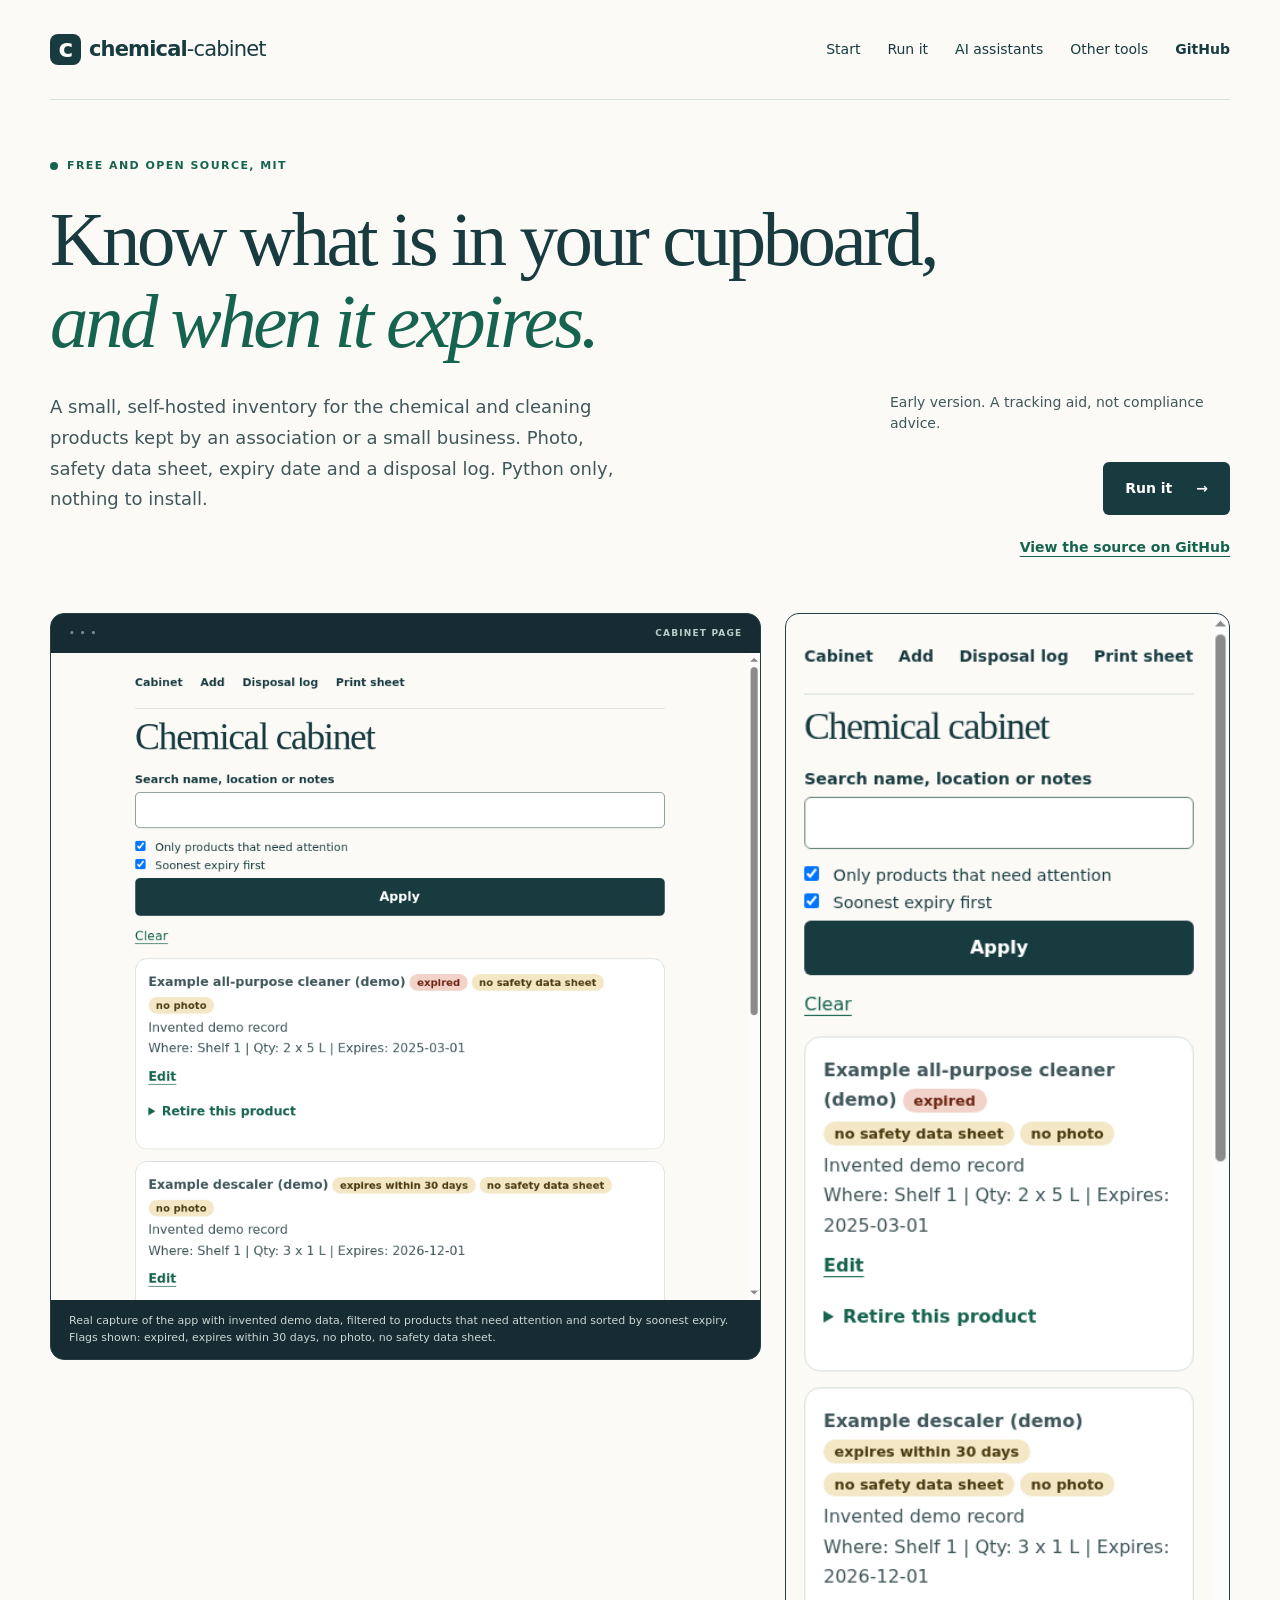
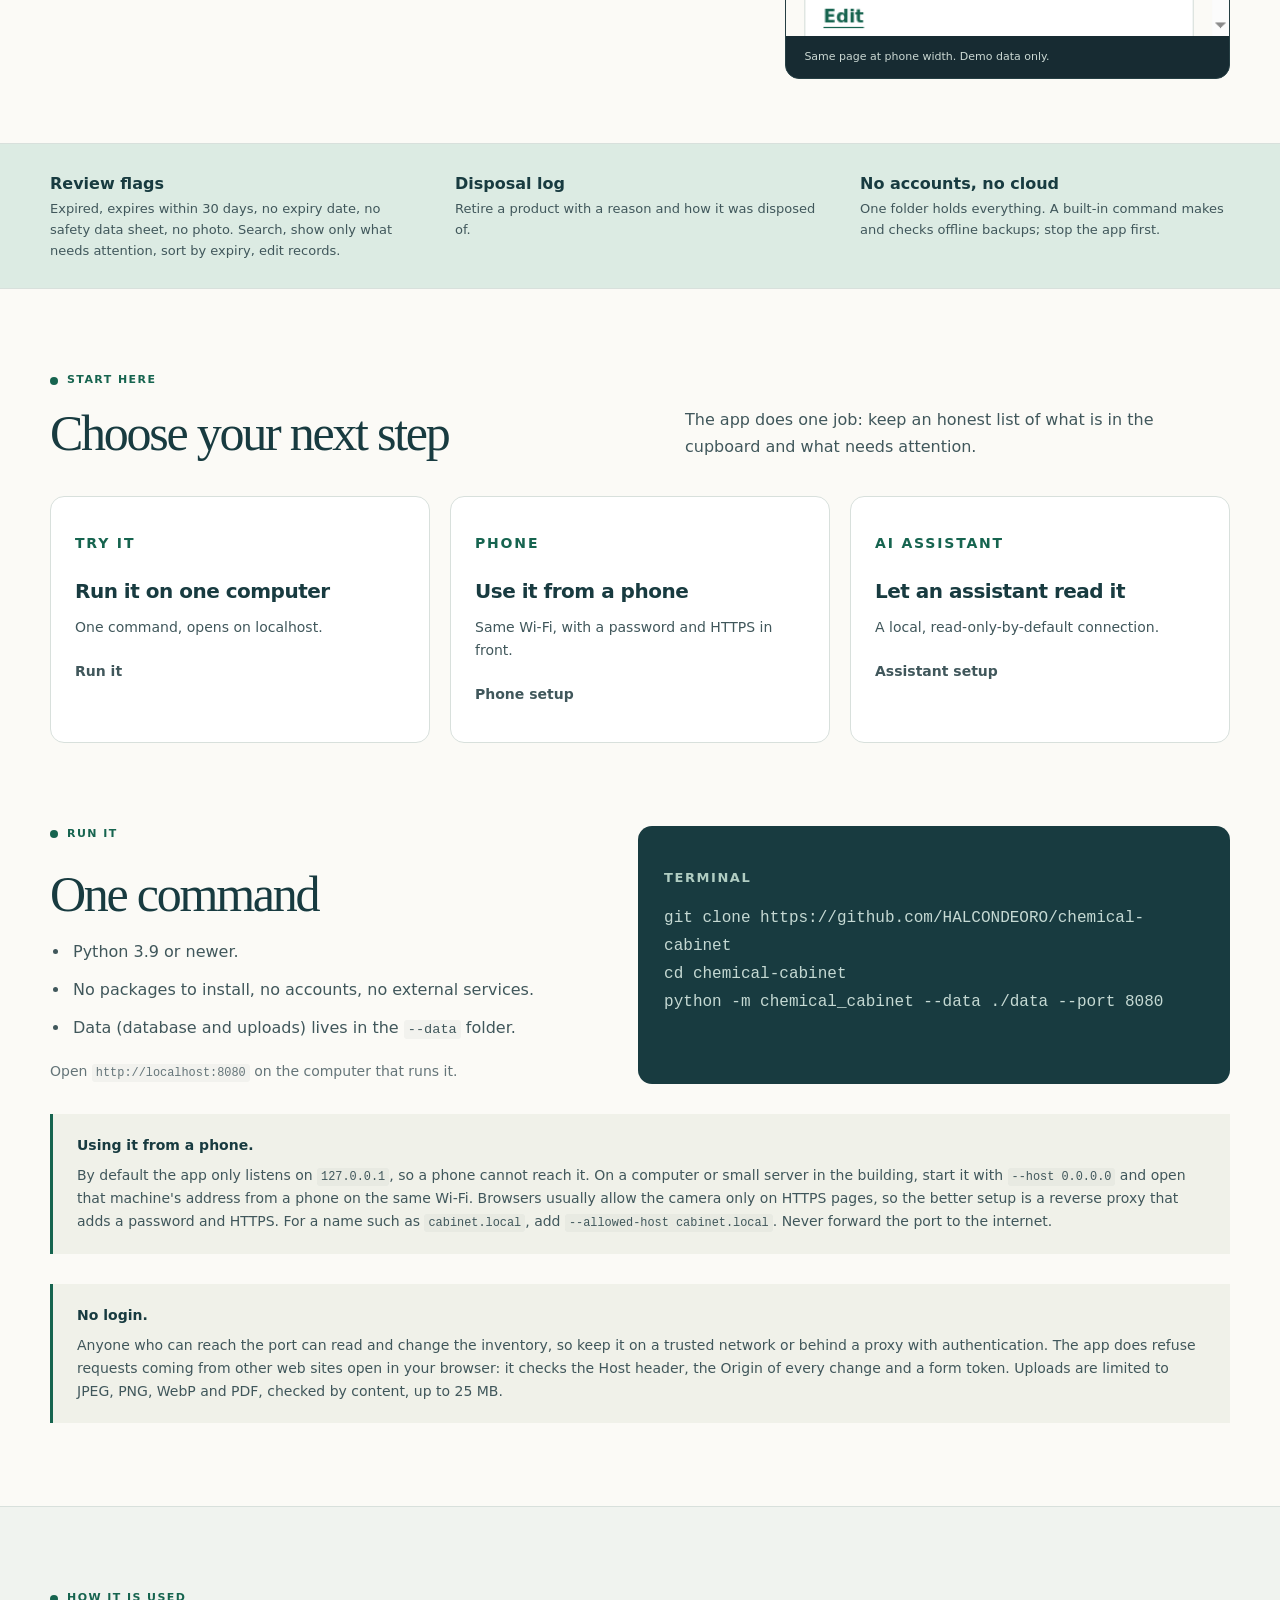
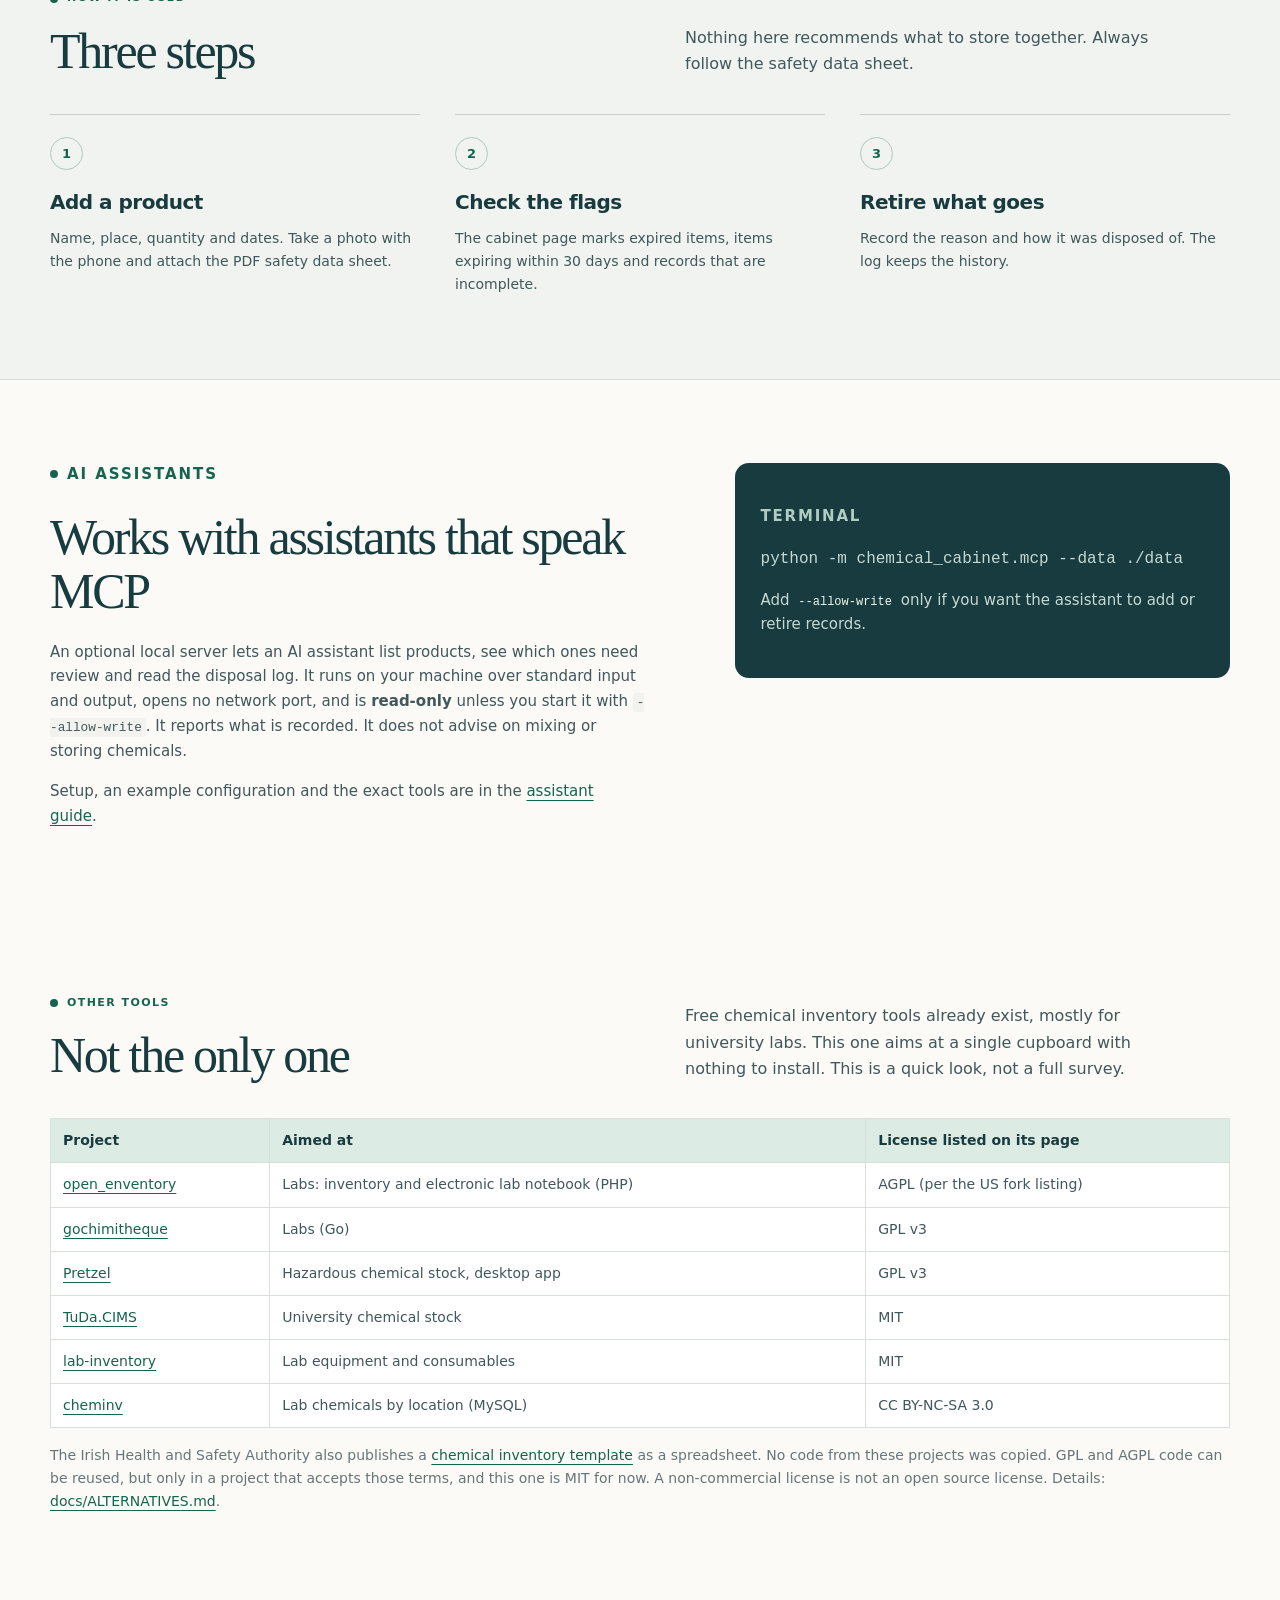
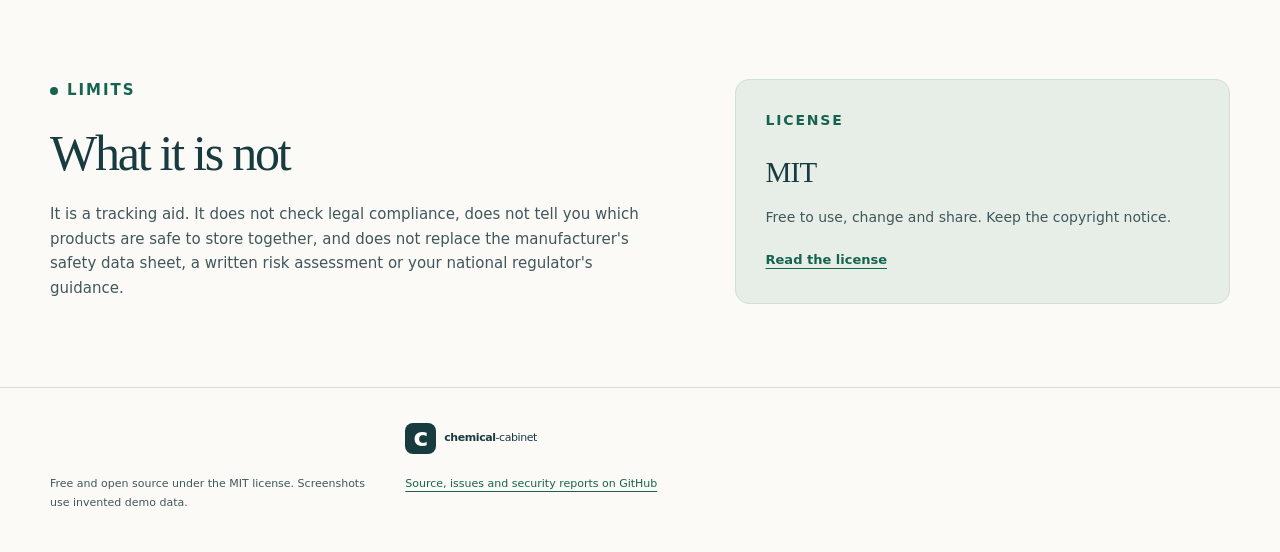
<file: docs/index.html>
<!doctype html>
<html lang="en">
<head>
<meta charset="utf-8">
<meta name="viewport" content="width=device-width, initial-scale=1">
<title>chemical-cabinet: a free inventory for your chemical cupboard</title>
<meta name="description" content="Free, self-hosted inventory for the chemical products in a cupboard: photos, safety data sheets, expiry checks and a disposal log. For associations and small businesses.">
<link rel="stylesheet" href="site/styles.css">
<style>.lead-hero{margin-top:42px;border-radius:var(--radius);overflow:hidden}.lead-hero img{display:block;width:100%;height:auto}.faces{display:grid;grid-template-columns:1.6fr 1fr;gap:24px;margin-top:42px;align-items:start}.faces figure{background:#172b32;border-radius:var(--radius);overflow:hidden;border:1px solid #263f44}.faces img{display:block;width:100%;height:auto}.faces figcaption{padding:12px 18px;color:#cbd8d3;font-size:11px;line-height:1.6}.table-wrap{overflow-x:auto}table{border-collapse:collapse;width:100%;font-size:14px;background:#fff}th,td{border:1px solid var(--line);padding:10px 12px;text-align:left;vertical-align:top}th{background:var(--mint);color:var(--ink)}@media(max-width:850px){.faces{grid-template-columns:1fr}}.brand-icon{margin-right:8px}</style>
</head>
<body>
<a class="skip" href="#start">Skip to content</a>
<div class="wrap">
<header class="header">
<a class="brand" href="#top"><span class="brand-icon">c</span>chemical<span class="brand-light">-cabinet</span></a>
<nav aria-label="Main"><a href="#start">Start</a><a href="#run">Run it</a><a href="#ai">AI assistants</a><a href="#others">Other tools</a><a class="repo" href="https://github.com/HALCONDEORO/chemical-cabinet">GitHub</a></nav>
</header>
<main id="top">
<section class="hero">
<p class="eyebrow"><span class="signal"></span>Free and open source, MIT</p>
<h1>Know what is in your cupboard, <em>and when it expires.</em></h1>
<div class="hero-bottom">
<p>A small, self-hosted inventory for the chemical and cleaning products kept by an association or a small business. Photo, safety data sheet, expiry date and a disposal log. Python only, nothing to install.</p>
<div class="hero-actions">
<p class="hero-status">Early version. A tracking aid, not compliance advice.</p>
<a class="button" href="#run">Run it <span aria-hidden="true">&rarr;</span></a>
<a class="text-link" href="https://github.com/HALCONDEORO/chemical-cabinet">View the source on GitHub</a>
</div>
</div>
<div class="faces">
<figure><div class="window-bar" style="display:flex;justify-content:space-between;padding:12px 18px;color:#b9cdc8;font-size:9px;letter-spacing:.13em;font-weight:650"><span style="letter-spacing:5px;color:#728d89">&bull;&bull;&bull;</span><span>CABINET PAGE</span></div><img src="assets/app-desktop.png" alt="The cabinet page in a desktop browser, filtered to products that need attention and sorted by expiry, with review flags on each demo product"><figcaption>Real capture of the app with invented demo data, filtered to products that need attention and sorted by soonest expiry. Flags shown: expired, expires within 30 days, no photo, no safety data sheet.</figcaption></figure>
<figure><img src="assets/app-mobile.png" alt="The cabinet page on a phone"><figcaption>Same page at phone width. Demo data only.</figcaption></figure>
</div>
</section>
</main>
</div>
<div class="summary-band"><div class="wrap summary">
<p><strong>Review flags</strong><span>Expired, expires within 30 days, no expiry date, no safety data sheet, no photo. Search, show only what needs attention, sort by expiry, edit records.</span></p>
<p><strong>Disposal log</strong><span>Retire a product with a reason and how it was disposed of.</span></p>
<p><strong>No accounts, no cloud</strong><span>One folder holds everything. A built-in command makes and checks offline backups; stop the app first.</span></p>
</div></div>
<div class="wrap">
<section class="section start-section" id="start">
<div class="section-head"><div><p class="eyebrow"><span class="signal"></span>Start here</p><h2>Choose your next step</h2></div><p>The app does one job: keep an honest list of what is in the cupboard and what needs attention.</p></div>
<div class="task-routes">
<a href="#run"><p class="eyebrow">Try it</p><h3>Run it on one computer</h3><p>One command, opens on localhost.</p><span class="text-link">Run it</span></a>
<a href="#phone"><p class="eyebrow">Phone</p><h3>Use it from a phone</h3><p>Same Wi-Fi, with a password and HTTPS in front.</p><span class="text-link">Phone setup</span></a>
<a href="#ai"><p class="eyebrow">AI assistant</p><h3>Let an assistant read it</h3><p>A local, read-only-by-default connection.</p><span class="text-link">Assistant setup</span></a>
</div>
</section>
<section class="section" id="run">
<div class="install-grid">
<div class="requirements"><p class="eyebrow"><span class="signal"></span>Run it</p><h2>One command</h2>
<ul><li>Python 3.9 or newer.</li><li>No packages to install, no accounts, no external services.</li><li>Data (database and uploads) lives in the <code>--data</code> folder.</li></ul>
<p class="muted">Open <code>http://localhost:8080</code> on the computer that runs it.</p></div>
<div class="terminal"><p class="terminal-title">TERMINAL</p><pre>git clone https://github.com/HALCONDEORO/chemical-cabinet
cd chemical-cabinet
python -m chemical_cabinet --data ./data --port 8080</pre></div>
</div>
<div class="note" id="phone"><strong>Using it from a phone.</strong>
<p>By default the app only listens on <code>127.0.0.1</code>, so a phone cannot reach it. On a computer or small server in the building, start it with <code>--host 0.0.0.0</code> and open that machine's address from a phone on the same Wi-Fi. Browsers usually allow the camera only on HTTPS pages, so the better setup is a reverse proxy that adds a password and HTTPS. For a name such as <code>cabinet.local</code>, add <code>--allowed-host cabinet.local</code>. Never forward the port to the internet.</p></div>
<div class="note"><strong>No login.</strong>
<p>Anyone who can reach the port can read and change the inventory, so keep it on a trusted network or behind a proxy with authentication. The app does refuse requests coming from other web sites open in your browser: it checks the Host header, the Origin of every change and a form token. Uploads are limited to JPEG, PNG, WebP and PDF, checked by content, up to 25 MB.</p></div>
</section>
</div>
<section class="use-section"><div class="wrap section">
<div class="section-head"><div><p class="eyebrow"><span class="signal"></span>How it is used</p><h2>Three steps</h2></div><p>Nothing here recommends what to store together. Always follow the safety data sheet.</p></div>
<div class="steps">
<article><span class="step">1</span><h3>Add a product</h3><p>Name, place, quantity and dates. Take a photo with the phone and attach the PDF safety data sheet.</p></article>
<article><span class="step">2</span><h3>Check the flags</h3><p>The cabinet page marks expired items, items expiring within 30 days and records that are incomplete.</p></article>
<article><span class="step">3</span><h3>Retire what goes</h3><p>Record the reason and how it was disposed of. The log keeps the history.</p></article>
</div>
</div></section>
<div class="wrap">
<section class="section" id="ai">
<div class="split"><div><p class="eyebrow"><span class="signal"></span>AI assistants</p><h2>Works with assistants that speak MCP</h2>
<p>An optional local server lets an AI assistant list products, see which ones need review and read the disposal log. It runs on your machine over standard input and output, opens no network port, and is <strong>read-only</strong> unless you start it with <code>--allow-write</code>. It reports what is recorded. It does not advise on mixing or storing chemicals.</p>
<p>Setup, an example configuration and the exact tools are in the <a href="https://github.com/HALCONDEORO/chemical-cabinet/blob/main/docs/AI-AGENTS.md">assistant guide</a>.</p></div>
<div class="terminal"><p class="terminal-title">TERMINAL</p><pre>python -m chemical_cabinet.mcp --data ./data</pre><p>Add <code>--allow-write</code> only if you want the assistant to add or retire records.</p></div></div>
</section>
<section class="section" id="others">
<div class="section-head"><div><p class="eyebrow"><span class="signal"></span>Other tools</p><h2>Not the only one</h2></div><p>Free chemical inventory tools already exist, mostly for university labs. This one aims at a single cupboard with nothing to install. This is a quick look, not a full survey.</p></div>
<div class="table-wrap"><table>
<tr><th>Project</th><th>Aimed at</th><th>License listed on its page</th></tr>
<tr><td><a href="https://github.com/ICIQ-DMP/open-enventory">open_enventory</a></td><td>Labs: inventory and electronic lab notebook (PHP)</td><td>AGPL (per the US fork listing)</td></tr>
<tr><td><a href="https://github.com/tbellembois/gochimitheque">gochimitheque</a></td><td>Labs (Go)</td><td>GPL v3</td></tr>
<tr><td><a href="https://github.com/GetPretzel/Pretzel">Pretzel</a></td><td>Hazardous chemical stock, desktop app</td><td>GPL v3</td></tr>
<tr><td><a href="https://github.com/projectcims/tuda.cims">TuDa.CIMS</a></td><td>University chemical stock</td><td>MIT</td></tr>
<tr><td><a href="https://github.com/hitaishi2222/lab-inventory">lab-inventory</a></td><td>Lab equipment and consumables</td><td>MIT</td></tr>
<tr><td><a href="https://github.com/tmorrell/cheminv">cheminv</a></td><td>Lab chemicals by location (MySQL)</td><td>CC BY-NC-SA 3.0</td></tr>
</table></div>
<p class="muted" style="margin-top:16px">The Irish Health and Safety Authority also publishes a <a href="https://www.hsa.ie/eng/publications_and_forms/publications/chemical_and_hazardous_substances/chemical_inventory_template/">chemical inventory template</a> as a spreadsheet. No code from these projects was copied. GPL and AGPL code can be reused, but only in a project that accepts those terms, and this one is MIT for now. A non-commercial license is not an open source license. Details: <a href="https://github.com/HALCONDEORO/chemical-cabinet/blob/main/docs/ALTERNATIVES.md">docs/ALTERNATIVES.md</a>.</p>
</section>
<section class="section">
<div class="split"><div><p class="eyebrow"><span class="signal"></span>Limits</p><h2>What it is not</h2>
<p>It is a tracking aid. It does not check legal compliance, does not tell you which products are safe to store together, and does not replace the manufacturer's safety data sheet, a written risk assessment or your national regulator's guidance.</p></div>
<div class="license-card"><p class="eyebrow">License</p><h3>MIT</h3><p>Free to use, change and share. Keep the copyright notice.</p><a href="https://github.com/HALCONDEORO/chemical-cabinet/blob/main/LICENSE">Read the license</a></div></div>
</section>
</div>
<footer><div class="wrap footer-inner"><a class="brand" href="#top"><span class="brand-icon">c</span>chemical<span class="brand-light">-cabinet</span></a><p>Free and open source under the MIT license. Screenshots use invented demo data.</p><p><a href="https://github.com/HALCONDEORO/chemical-cabinet">Source, issues and security reports on GitHub</a></p></div></footer>
</body>
</html>
</file>
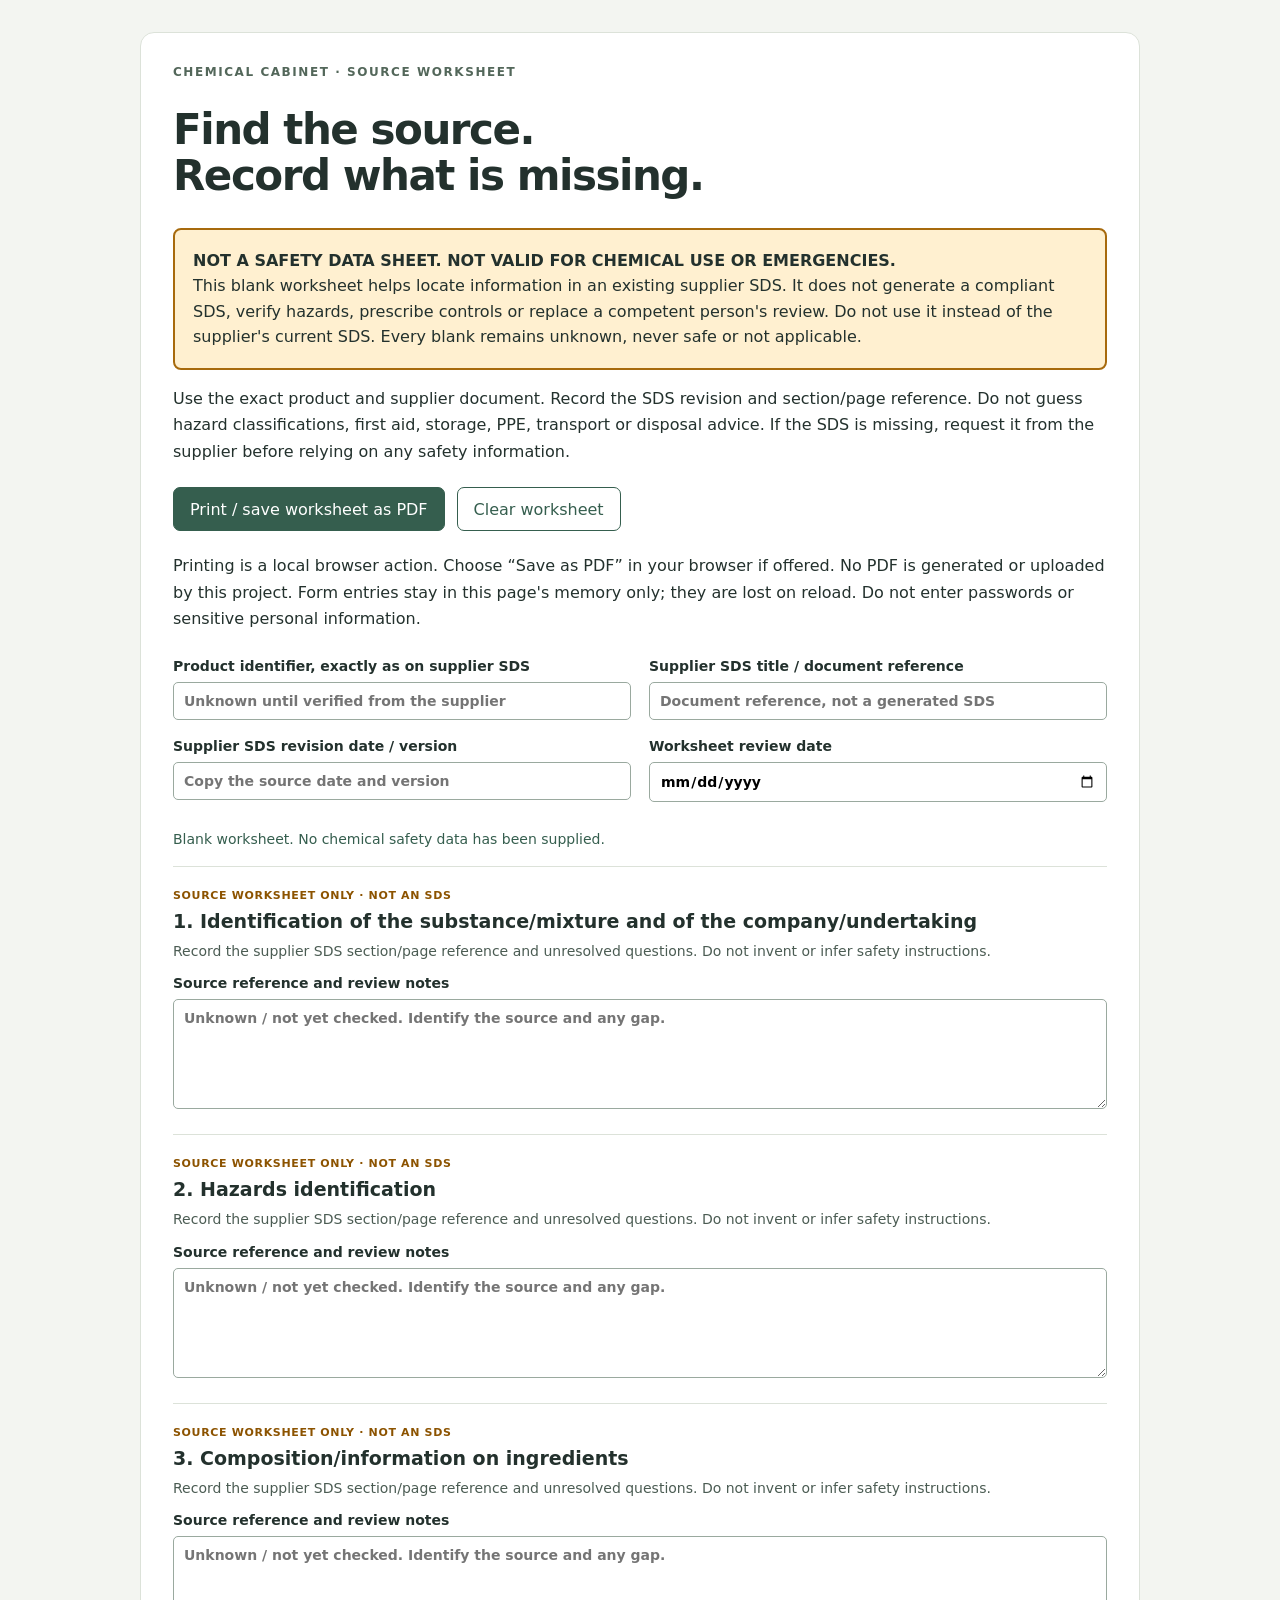
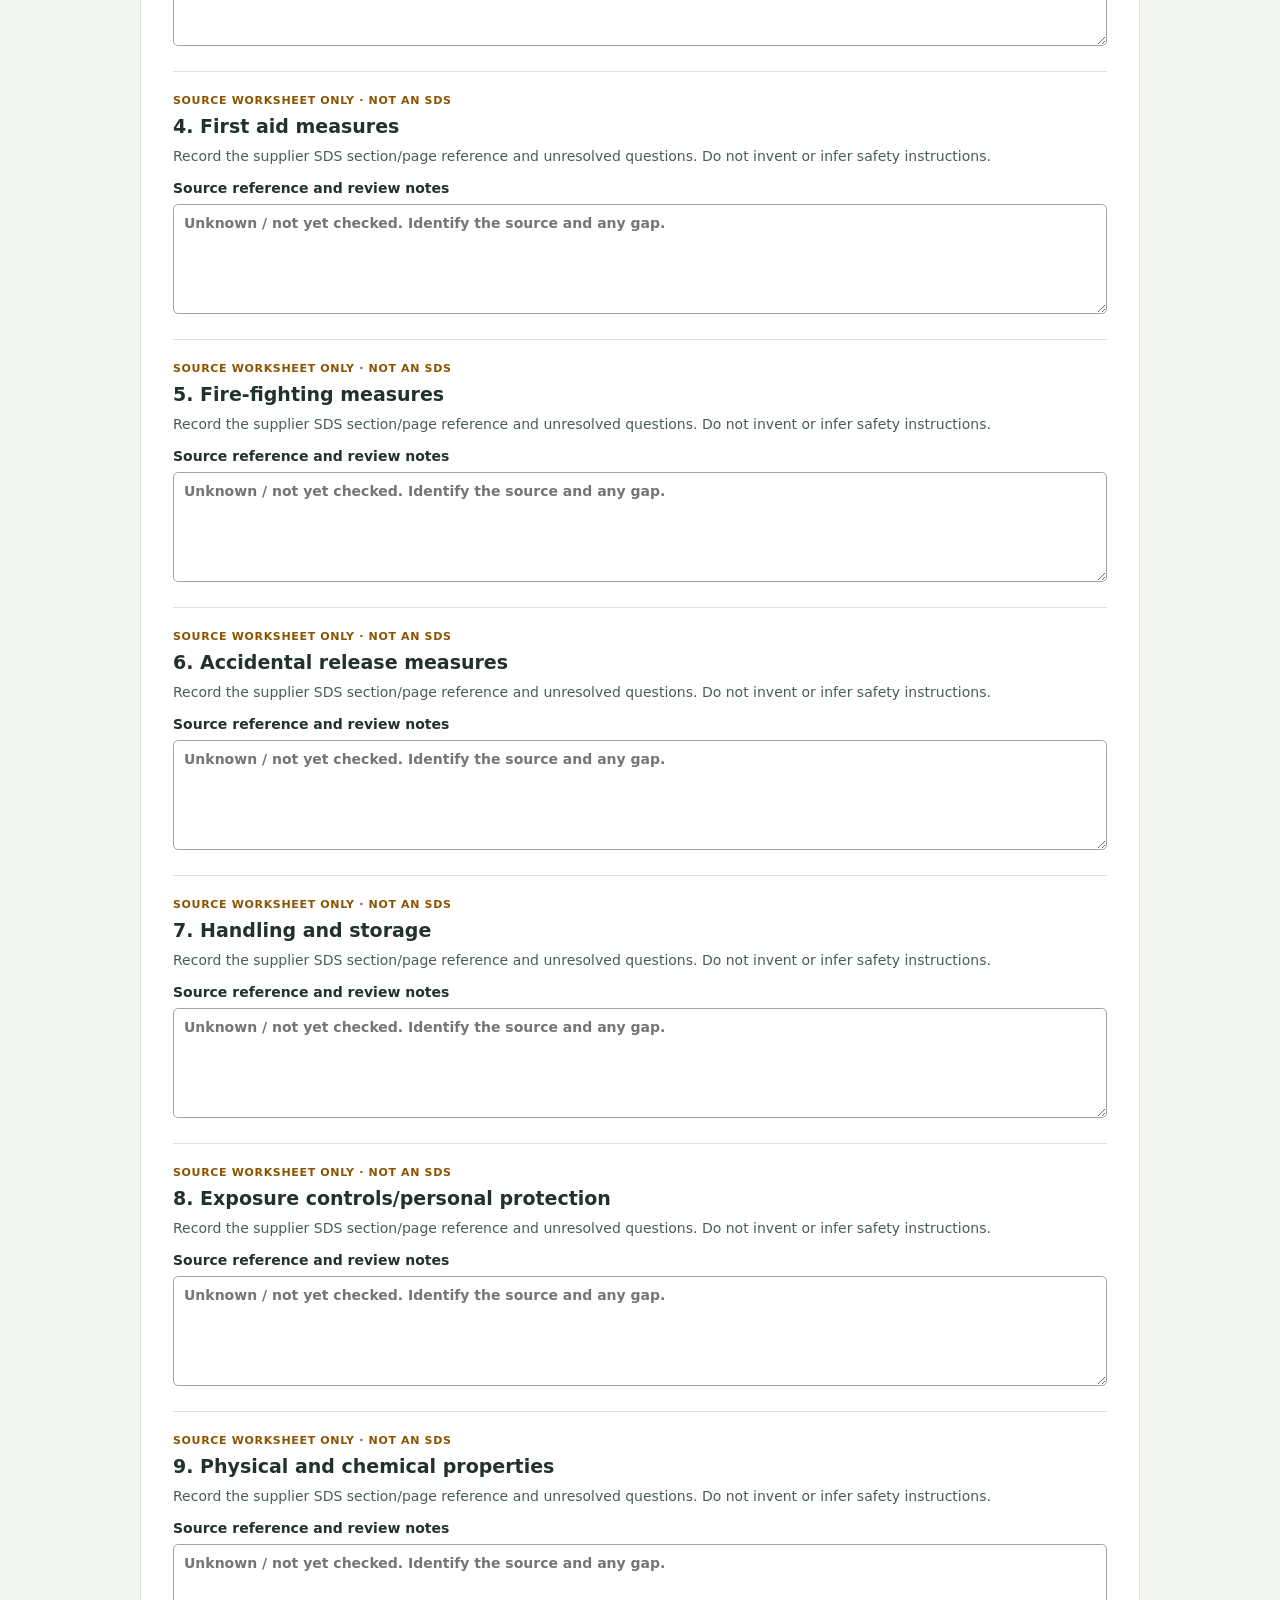
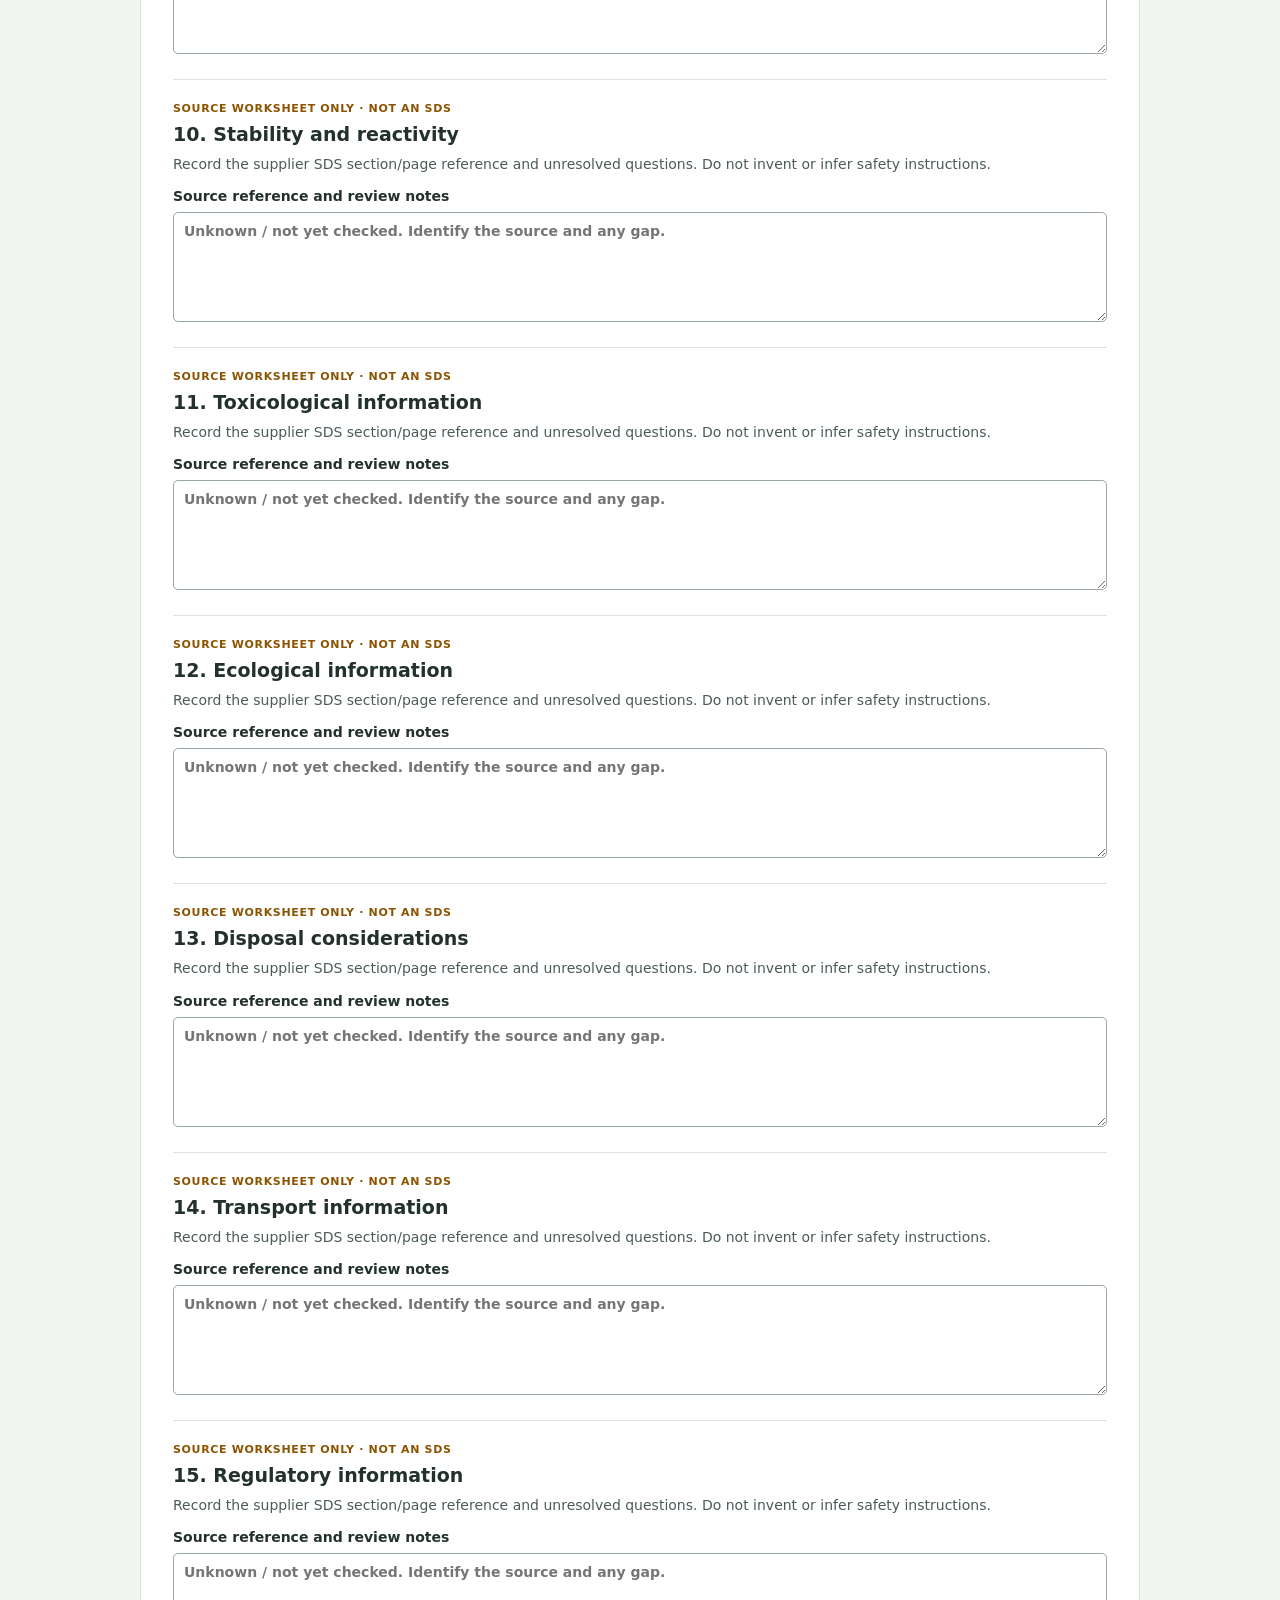
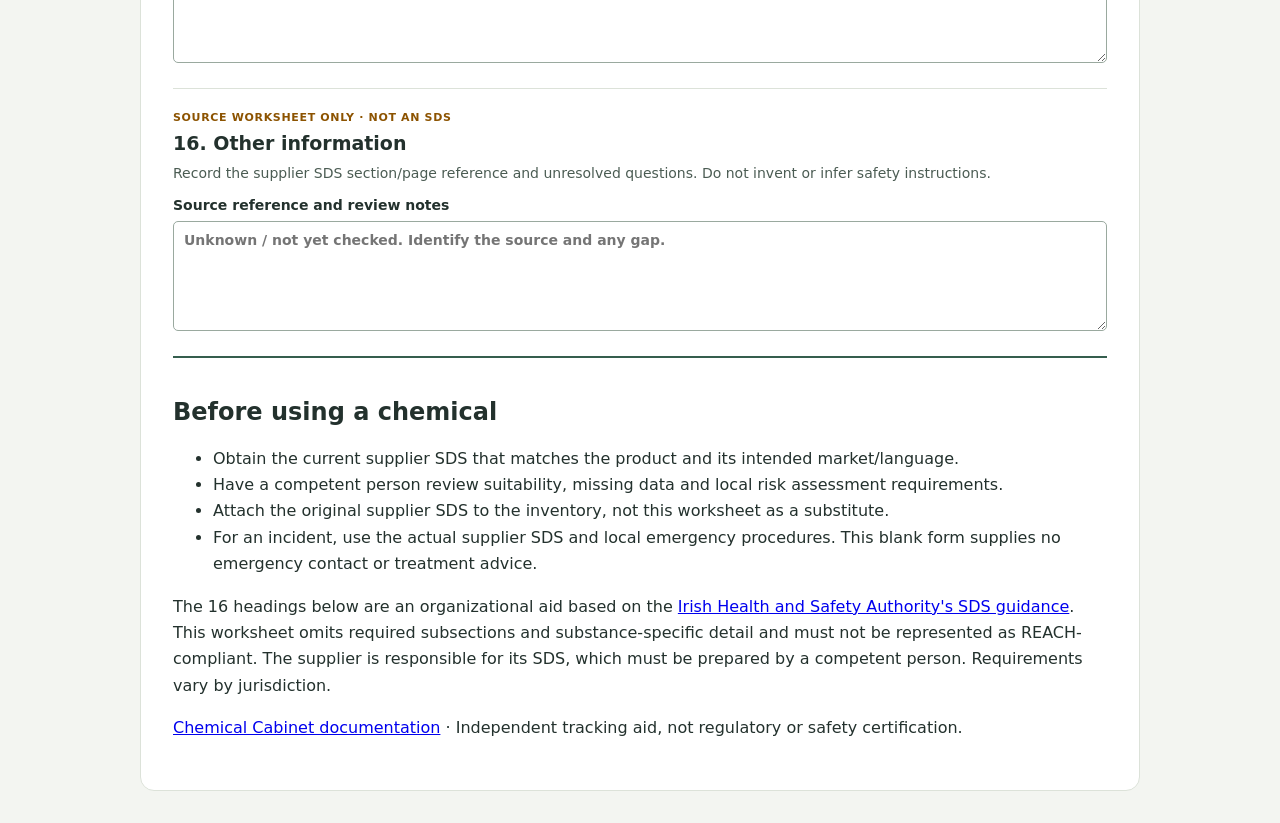
<file: docs/sds-source-worksheet.html>
<!doctype html>
<html lang="en"><meta charset="utf-8"><meta name="viewport" content="width=device-width,initial-scale=1"><title>SDS source worksheet · not a safety data sheet</title><style>
:root{font:16px system-ui,sans-serif;color:#23312d;background:#f3f5f1}*{box-sizing:border-box}body{margin:0}main{max-width:1000px;margin:32px auto;background:white;border:1px solid #dce2d9;border-radius:14px;padding:32px}h1{font-size:clamp(28px,5vw,42px);line-height:1.1;letter-spacing:-.035em}.kicker{font-size:12px;font-weight:750;letter-spacing:.13em;color:#53675a}.warning{padding:18px;background:#fff0d0;border:2px solid #a76a0d;border-radius:8px;line-height:1.6}.warning strong{display:block}p,li{line-height:1.65}.actions{display:flex;gap:12px;flex-wrap:wrap;margin:22px 0}button{font:inherit;min-height:44px;padding:10px 16px;border-radius:7px;border:1px solid #355e4e;background:#355e4e;color:white;cursor:pointer}button.secondary{background:white;color:#355e4e}button:focus-visible,input:focus-visible,textarea:focus-visible,a:focus-visible{outline:3px solid #b9750d;outline-offset:3px}.meta{display:grid;grid-template-columns:1fr 1fr;gap:18px;margin:26px 0}label{display:block;font-weight:650;font-size:14px}input,textarea{font:inherit;width:100%;border:1px solid #9aa99f;border-radius:5px;padding:10px;margin-top:8px;background:#fff}textarea{min-height:110px;resize:vertical}.section{border-top:1px solid #dce2d9;padding:22px 0;break-inside:avoid}.section h2{font-size:19px;margin:0 0 8px}.section p{font-size:14px;color:#4b5c53;margin:0 0 12px}.print-label{display:block;font-size:11px;font-weight:750;color:#8c5300;letter-spacing:.06em;margin-bottom:8px}.guidance{border-top:2px solid #355e4e;padding-top:20px}.print-value,.print-footer{display:none}.status{min-height:24px;color:#355e4e;font-size:14px}@media(max-width:640px){main{margin:0;padding:20px;border-radius:0}.meta{grid-template-columns:1fr}}@media print{@page{size:A4;margin:15mm;@bottom-center{content:"SOURCE WORKSHEET ONLY. NOT A SAFETY DATA SHEET. NOT FOR CHEMICAL USE.";font:8pt sans-serif;font-weight:bold}}body{background:white;font-size:10pt}main{border:0;margin:0;padding:0;max-width:none}.actions,.no-print{display:none!important}.warning{border:2px solid black;background:white}.print-label{color:black}.print-value{display:block;white-space:pre-wrap;overflow-wrap:anywhere;border:1px solid #666;padding:10px;margin-top:8px;min-height:45px;font-weight:400}.print-footer{display:none}.section{break-inside:auto}.section h2,.print-label{break-after:avoid}.section textarea{display:none}textarea{min-height:80px;overflow:visible;resize:none;border-color:#666;white-space:pre-wrap}input{border-color:#666}.section{break-inside:avoid}h1{font-size:25pt}.section h2{font-size:14pt}a{color:black;text-decoration:underline}.meta{gap:10px}.section textarea{min-height:72px}}
</style><main><div class="kicker">CHEMICAL CABINET · SOURCE WORKSHEET</div><h1>Find the source.<br>Record what is missing.</h1><div class="warning"><strong>NOT A SAFETY DATA SHEET. NOT VALID FOR CHEMICAL USE OR EMERGENCIES.</strong>This blank worksheet helps locate information in an existing supplier SDS. It does not generate a compliant SDS, verify hazards, prescribe controls or replace a competent person's review. Do not use it instead of the supplier's current SDS. Every blank remains unknown, never safe or not applicable.</div><p>Use the exact product and supplier document. Record the SDS revision and section/page reference. Do not guess hazard classifications, first aid, storage, PPE, transport or disposal advice. If the SDS is missing, request it from the supplier before relying on any safety information.</p><div class="actions"><button id="print" type="button">Print / save worksheet as PDF</button><button id="clear" class="secondary" type="button">Clear worksheet</button></div><p class="no-print">Printing is a local browser action. Choose “Save as PDF” in your browser if offered. No PDF is generated or uploaded by this project. Form entries stay in this page's memory only; they are lost on reload. Do not enter passwords or sensitive personal information.</p><div class="meta"><label>Product identifier, exactly as on supplier SDS<input id="product" autocomplete="off" placeholder="Unknown until verified from the supplier"></label><label>Supplier SDS title / document reference<input id="source" autocomplete="off" placeholder="Document reference, not a generated SDS"></label><label>Supplier SDS revision date / version<input id="revision" autocomplete="off" placeholder="Copy the source date and version"></label><label>Worksheet review date<input id="reviewed" type="date" autocomplete="off"></label></div><p id="status" class="status" role="status" aria-live="polite">Blank worksheet. No chemical safety data has been supplied.</p><div id="sections"></div><section class="guidance"><h2>Before using a chemical</h2><ul><li>Obtain the current supplier SDS that matches the product and its intended market/language.</li><li>Have a competent person review suitability, missing data and local risk assessment requirements.</li><li>Attach the original supplier SDS to the inventory, not this worksheet as a substitute.</li><li>For an incident, use the actual supplier SDS and local emergency procedures. This blank form supplies no emergency contact or treatment advice.</li></ul><p>The 16 headings below are an organizational aid based on the <a href="https://www.hsa.ie/eng/your_industry/chemicals/legislation_enforcement/reach/safety_data_sheets/">Irish Health and Safety Authority's SDS guidance</a>. This worksheet omits required subsections and substance-specific detail and must not be represented as REACH-compliant. The supplier is responsible for its SDS, which must be prepared by a competent person. Requirements vary by jurisdiction.</p><p><a href="../README.md">Chemical Cabinet documentation</a> · Independent tracking aid, not regulatory or safety certification.</p></section></main><div class="print-footer">SOURCE WORKSHEET ONLY. NOT A SAFETY DATA SHEET. NOT FOR CHEMICAL USE OR EMERGENCIES.</div><script>
'use strict';
const headings=['Identification of the substance/mixture and of the company/undertaking','Hazards identification','Composition/information on ingredients','First aid measures','Fire-fighting measures','Accidental release measures','Handling and storage','Exposure controls/personal protection','Physical and chemical properties','Stability and reactivity','Toxicological information','Ecological information','Disposal considerations','Transport information','Regulatory information','Other information'];
const sections=document.querySelector('#sections');
headings.forEach((heading,index)=>{const section=document.createElement('section');section.className='section';const warning=document.createElement('span');warning.className='print-label';warning.textContent='SOURCE WORKSHEET ONLY · NOT AN SDS';const title=document.createElement('h2');title.id='section-'+(index+1);title.textContent=(index+1)+'. '+heading;const note=document.createElement('p');note.textContent='Record the supplier SDS section/page reference and unresolved questions. Do not invent or infer safety instructions.';const label=document.createElement('label');label.textContent='Source reference and review notes';const textarea=document.createElement('textarea');textarea.id='notes-'+(index+1);textarea.setAttribute('aria-labelledby',title.id);textarea.placeholder='Unknown / not yet checked. Identify the source and any gap.';textarea.autocomplete='off';const printValue=document.createElement('div');printValue.className='print-value';printValue.dataset.for=textarea.id;label.append(textarea,printValue);section.append(warning,title,note,label);sections.append(section)});
window.addEventListener('beforeprint',()=>{for(const mirror of document.querySelectorAll('.print-value'))mirror.textContent=document.getElementById(mirror.dataset.for).value||'Unknown / not yet checked.'});
document.querySelector('#print').onclick=()=>{document.querySelector('#status').textContent='Print preview requested. Keep the NOT AN SDS warnings with every exported page.';window.print()};document.querySelector('#clear').onclick=()=>{if(!confirm('Clear every worksheet entry? This cannot be undone.'))return;for(const input of document.querySelectorAll('input,textarea'))input.value='';document.querySelector('#status').textContent='Worksheet cleared. No safety data is supplied.'};
</script></html>
</file>
<file: docs/site/styles.css>
:root{--ink:#183b40;--body:#40575b;--muted:#657579;--paper:#fbfaf6;--line:#d8e0dc;--accent:#16644f;--mint:#dcebe3;--white:#fff;--radius:14px}*{box-sizing:border-box}html{scroll-behavior:smooth;scroll-padding-top:24px}body{margin:0;background:var(--paper);color:var(--body);font:16px/1.65 system-ui,-apple-system,BlinkMacSystemFont,"Segoe UI",sans-serif}a{color:var(--accent);text-underline-offset:4px}a:hover{text-decoration-thickness:2px}a:focus-visible,summary:focus-visible{outline:3px solid #a7442c;outline-offset:5px}h1,h2,h3,p,figure{margin:0}h1,h2,h3{color:var(--ink)}h1,h2{font-family:Georgia,"Times New Roman",serif;font-weight:400;letter-spacing:-.045em;line-height:1.08}h1{font-size:clamp(42px,6vw,80px);max-width:1000px}h1 em{font-weight:400;color:var(--accent)}h2{font-size:clamp(33px,4vw,50px)}h3{font-size:20px;line-height:1.3;letter-spacing:-.025em}p+p{margin-top:16px}.wrap{width:min(1180px,calc(100% - 72px));margin:auto}.header{display:flex;align-items:center;justify-content:space-between;gap:24px;min-height:100px;border-bottom:1px solid var(--line)}.brand{display:flex;align-items:center;gap:0;font-weight:750;letter-spacing:-.04em;color:var(--ink);text-decoration:none;font-size:21px}.brand-light{font-weight:400}.brand-icon{background:var(--ink);color:#fff;width:31px;height:31px;line-height:29px;text-align:center;border-radius:8px;font-size:25px;margin-right:6px}nav{display:flex;gap:27px;align-items:center}nav a{font-size:14px;text-decoration:none;color:var(--ink);min-height:44px;display:flex;align-items:center}.repo{font-weight:650}.hero{padding-top:58px}.eyebrow{display:flex;align-items:center;gap:9px;text-transform:uppercase;font-size:11px;line-height:1.5;font-weight:700;letter-spacing:.13em;color:var(--accent);margin-bottom:24px}.signal{width:8px;height:8px;background:var(--accent);border-radius:50%}.hero-bottom{display:grid;grid-template-columns:1.1fr 1fr;gap:65px;margin-top:28px;align-items:start}.hero-bottom p{max-width:580px;font-size:18px;line-height:1.7}.hero-actions{display:flex;flex-direction:column;align-items:flex-end;gap:12px}.button{padding:15px 22px;display:inline-flex;gap:24px;align-items:center;min-height:52px;background:var(--ink);border-radius:6px;color:#fff;font-weight:600;font-size:14px;text-decoration:none}.button:hover{background:var(--accent)}.text-link{display:inline-block;font-size:14px;font-weight:650;min-height:44px;padding:9px 0}.product{margin-top:42px;border-radius:var(--radius);overflow:hidden;background:#172b32;box-shadow:0 18px 60px #183b4018;border:1px solid #263f44}.window-bar{display:flex;justify-content:space-between;align-items:center;padding:12px 18px;color:#b9cdc8;font-size:9px;letter-spacing:.13em;font-weight:650}.window-bar span:first-child{letter-spacing:5px;color:#728d89}.product img{display:block;width:100%;height:auto}.product figcaption{padding:12px 18px;color:#cbd8d3;font-size:11px;line-height:1.6;letter-spacing:.005em}.summary-band{margin-top:64px;background:var(--mint);border-top:1px solid var(--line);border-bottom:1px solid var(--line)}.summary{display:grid;grid-template-columns:repeat(3,1fr);gap:35px;padding-top:27px;padding-bottom:27px}.summary p{margin:0;font-size:13px;line-height:1.6}.summary strong{display:block;color:var(--ink);font-size:16px}.summary span{display:block;margin-top:3px}.section{padding-top:83px;padding-bottom:83px;scroll-margin-top:12px}.section-head{display:grid;grid-template-columns:1fr 1fr;gap:90px;align-items:end;margin-bottom:36px}.section-head .eyebrow{margin-bottom:17px}.section-head>p{font-size:16px;max-width:500px}.install-grid{display:grid;grid-template-columns:1fr 1.1fr;gap:50px}.requirements ul{padding-left:20px;margin:18px 0}.requirements li{padding-left:3px;margin-bottom:12px}.muted{color:var(--muted);font-size:14px}.terminal{background:var(--ink);padding:26px;border-radius:var(--radius);color:#c5d9d3;min-width:0}.terminal-title,.small-label{font-size:10px;letter-spacing:.12em;font-weight:700;line-height:1.7}.terminal-title{color:#b0cdc2;margin-bottom:19px}.terminal p{font-size:13px;margin:15px 0}.terminal code{color:#eef9ec;background:none;font-size:12px}.terminal pre{margin:0;white-space:pre-wrap;overflow-wrap:anywhere;line-height:1.75}code{font-family:ui-monospace,SFMono-Regular,Consolas,monospace;font-size:.85em;background:#183b400a;border-radius:3px;padding:2px 4px;overflow-wrap:anywhere}.note{border-left:3px solid var(--accent);background:#f0f1e9;padding:20px 24px;margin-top:30px;font-size:14px}.note strong{color:var(--ink)}.note p{margin-top:7px}.use-section{background:#f0f3ef;border-block:1px solid var(--line)}.steps{display:grid;grid-template-columns:repeat(3,1fr);gap:35px}.steps article{border-top:1px solid #c4d0c9;padding-top:22px}.step{display:grid;place-content:center;width:33px;height:33px;border:1px solid #b2c9ba;color:var(--accent);border-radius:50%;font-size:13px;font-weight:650;margin-bottom:19px}.steps p,.help-grid p{margin-top:12px;font-size:14px}.link-row{display:flex;gap:24px;flex-wrap:wrap;margin-top:30px}.link-row a{font-size:14px;font-weight:600;min-height:44px;padding:9px 0}.split{display:grid;grid-template-columns:1.2fr 1fr;gap:90px;align-items:start}.split h2{margin-bottom:22px}.split p{font-size:15px}.license-card{background:#e7eee8;border:1px solid #d2dfd5;padding:30px;border-radius:var(--radius)}.license-card h3{font:400 29px/1.2 Georgia,serif;margin:16px 0}.license-card p{font-size:14px}.license-card a{display:inline-block;margin-top:20px;font-size:13px;font-weight:600}.architecture-section{background:var(--ink);color:#c4d5d0}.architecture-section h2,.architecture-section h3{color:#fff}.architecture-section .eyebrow{color:#acd1bd}.architecture-section .intro{max-width:650px;margin-top:24px;font-size:15px}.architecture{display:grid;grid-template-columns:repeat(3,1fr);gap:30px;margin:35px 0 20px}.architecture>div{border-top:1px solid #49666a;padding-top:17px}.architecture span{font-size:11px;color:#a4c5b8;letter-spacing:.13em}.architecture h3{margin-top:13px}.architecture p{font-size:14px;margin-top:12px}.architecture code{display:block;margin-top:17px;color:#bad8c8;padding:0;background:none;font-size:11px}.architecture-section .text-link{color:#c9e8d7}.help-grid{display:grid;grid-template-columns:1fr 1fr;gap:32px 55px}.help-grid article{border-top:1px solid var(--line);padding-top:20px}footer{border-top:1px solid var(--line);padding:35px 0 40px}.footer-inner{display:grid;grid-template-columns:1fr 1.2fr 1.2fr;gap:20px;align-items:start}.footer-inner p{font-size:11px;line-height:1.8;margin:0}.footer-inner>a{grid-column:2 / -1;font-size:11px}.skip{position:absolute;top:-80px;left:15px;padding:12px;background:#fff;z-index:10}.skip:focus{top:12px}@media(max-width:850px){.wrap{width:calc(100% - 40px)}.header{min-height:85px}.brand{font-size:18px}nav{gap:18px}nav a{font-size:13px}.hero{padding-top:38px}.hero-bottom{gap:25px}.hero-actions{align-items:flex-start}.hero-bottom p{font-size:16px}.section-head{gap:30px}.install-grid{gap:28px}.section{padding-block:60px}.split{gap:30px}.summary{gap:20px}.footer-inner{grid-template-columns:1fr 1fr}.footer-inner .brand{grid-column:1 / -1}}@media(max-width:600px){.wrap{width:calc(100% - 36px)}.header{flex-wrap:wrap;gap:8px;padding-block:18px;min-height:112px}.brand{font-size:20px}nav{width:100%;gap:23px}nav a{font-size:13px;min-height:44px}.repo{margin-left:auto}.hero{padding-top:31px}.eyebrow{font-size:9px;letter-spacing:.1em;margin-bottom:19px}h1{font-size:42px;line-height:1.12}h2{font-size:35px}.hero-bottom,.section-head,.install-grid,.split{grid-template-columns:1fr;gap:23px}.hero-bottom{margin-top:20px}.hero-bottom p{font-size:16px}.hero-actions{gap:5px}.button{width:100%;justify-content:space-between;font-size:13px}.product{margin-top:27px;border-radius:9px}.window-bar{padding:10px 12px;font-size:8px}.window-bar span:last-child{display:none}.product figcaption{padding:11px 13px;font-size:10px}.summary-band{margin-top:35px}.summary{grid-template-columns:1fr;gap:19px;padding-block:24px}.summary p+p{padding-top:16px;border-top:1px solid #c6d6cd}.section{padding-block:44px}.section-head{margin-bottom:26px}.section-head>p{font-size:15px}.section-head .eyebrow{margin-bottom:14px}.requirements li{font-size:14px}.terminal{padding:20px}.terminal code{font-size:11px}.note{padding:17px 18px;font-size:13px;margin-top:24px}.steps,.architecture,.help-grid{grid-template-columns:1fr;gap:27px}.steps article{display:block}.step{margin-bottom:12px}.link-row{gap:5px 18px;margin-top:22px}.link-row a{font-size:13px}.license-card{padding:24px}.license-card h3{font-size:27px}.architecture{gap:25px}.architecture-section .intro{font-size:14px}.footer-inner{grid-template-columns:1fr;gap:17px}.footer-inner .brand,.footer-inner>a{grid-column:auto}.footer-inner p{font-size:12px}}@media(prefers-reduced-motion:reduce){html{scroll-behavior:auto}}

/* Task-based entry and progressive disclosure, without JavaScript. */
.start-section{padding-bottom:0}.task-routes{display:grid;grid-template-columns:repeat(3,1fr);gap:20px;margin-top:28px}.task-routes>a{display:block;text-decoration:none;border:1px solid var(--line);border-radius:var(--radius);padding:24px;background:var(--white);color:var(--body)}.task-routes>a:hover{border-color:var(--accent)}.task-routes h3{margin-top:12px}.task-routes p{font-size:14px;margin-top:12px}.task-routes .text-link{margin-top:12px}.checkpoints{margin-top:30px;border-top:1px solid var(--line);padding-top:25px}.checkpoints>p{margin-top:9px}.checkpoints ol{display:grid;grid-template-columns:1fr 1fr;gap:16px 42px;padding-left:22px;font-size:14px}.checkpoints li{padding-left:4px}.checkpoints strong{color:var(--ink)}.faq{margin-top:36px}.faq h3{margin-bottom:15px}.faq details{border-top:1px solid var(--line)}.faq details:last-child{border-bottom:1px solid var(--line)}.faq summary{cursor:pointer;min-height:52px;padding:14px 0;color:var(--ink);font-weight:600;font-size:15px}.faq details p{font-size:14px;padding:0 0 20px;max-width:850px}.faq details[open] summary{color:var(--accent)}@media(max-width:600px){.task-routes,.checkpoints ol{grid-template-columns:1fr}.task-routes>a{padding:21px}.task-routes{gap:16px}.checkpoints ol{gap:15px}.faq summary{font-size:14px;padding-block:15px}}

.walkthrough{margin-top:35px;border-top:1px solid var(--line);padding-top:25px}.walkthrough>p{margin-top:10px}.walkthrough video{display:block;width:100%;height:auto;margin-top:20px;border:1px solid #263f44;border-radius:var(--radius);background:var(--ink)}.walkthrough h4{color:var(--ink);font-size:15px;margin:22px 0 12px}.walkthrough ol{font-size:14px;padding-left:22px}.walkthrough li{padding-left:4px;margin-bottom:9px}.walkthrough #demo-transcript>p{font-size:13px;max-width:850px}.walkthrough strong{color:var(--ink)}

.walkthrough>p.muted{color:var(--body)}

.terminal h3{color:#fff;font-size:18px;margin:26px 0 12px}.terminal .terminal-title+h3{margin-top:18px}

.advanced-section{padding-block:32px}.advanced-section summary{cursor:pointer;font-size:20px;font-weight:600;color:var(--ink);min-height:48px;padding-block:10px}.advanced-section details[open]>summary{margin-bottom:24px}

.architecture-section.advanced-section summary{color:var(--white)}

.hero-actions .hero-status{font-size:14px;line-height:1.5;max-width:340px;margin:0 0 16px;color:var(--body)}

.support-report h3{color:var(--ink)}.support-report ol{padding-left:22px;margin:16px 0;font-size:14px}.support-report li{margin-bottom:10px}.support-report .text-link{margin-top:16px}
</file>
